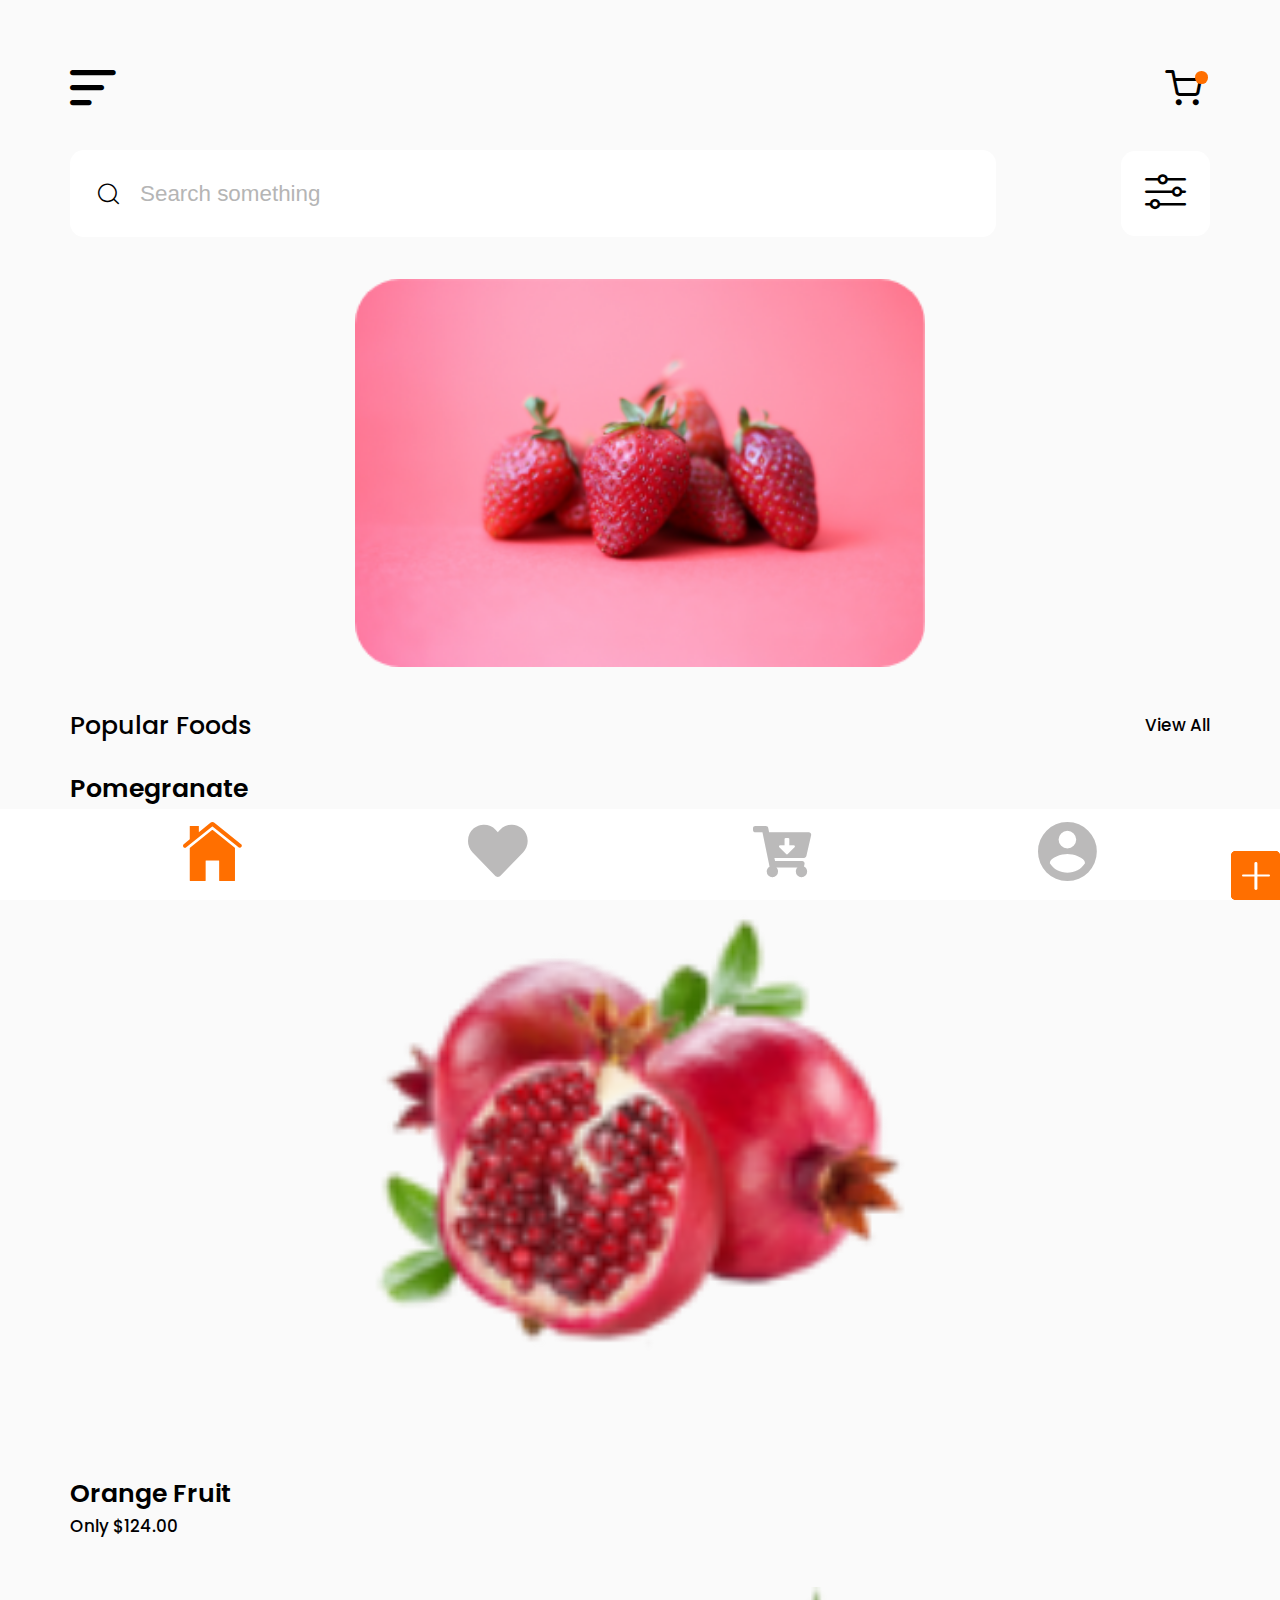
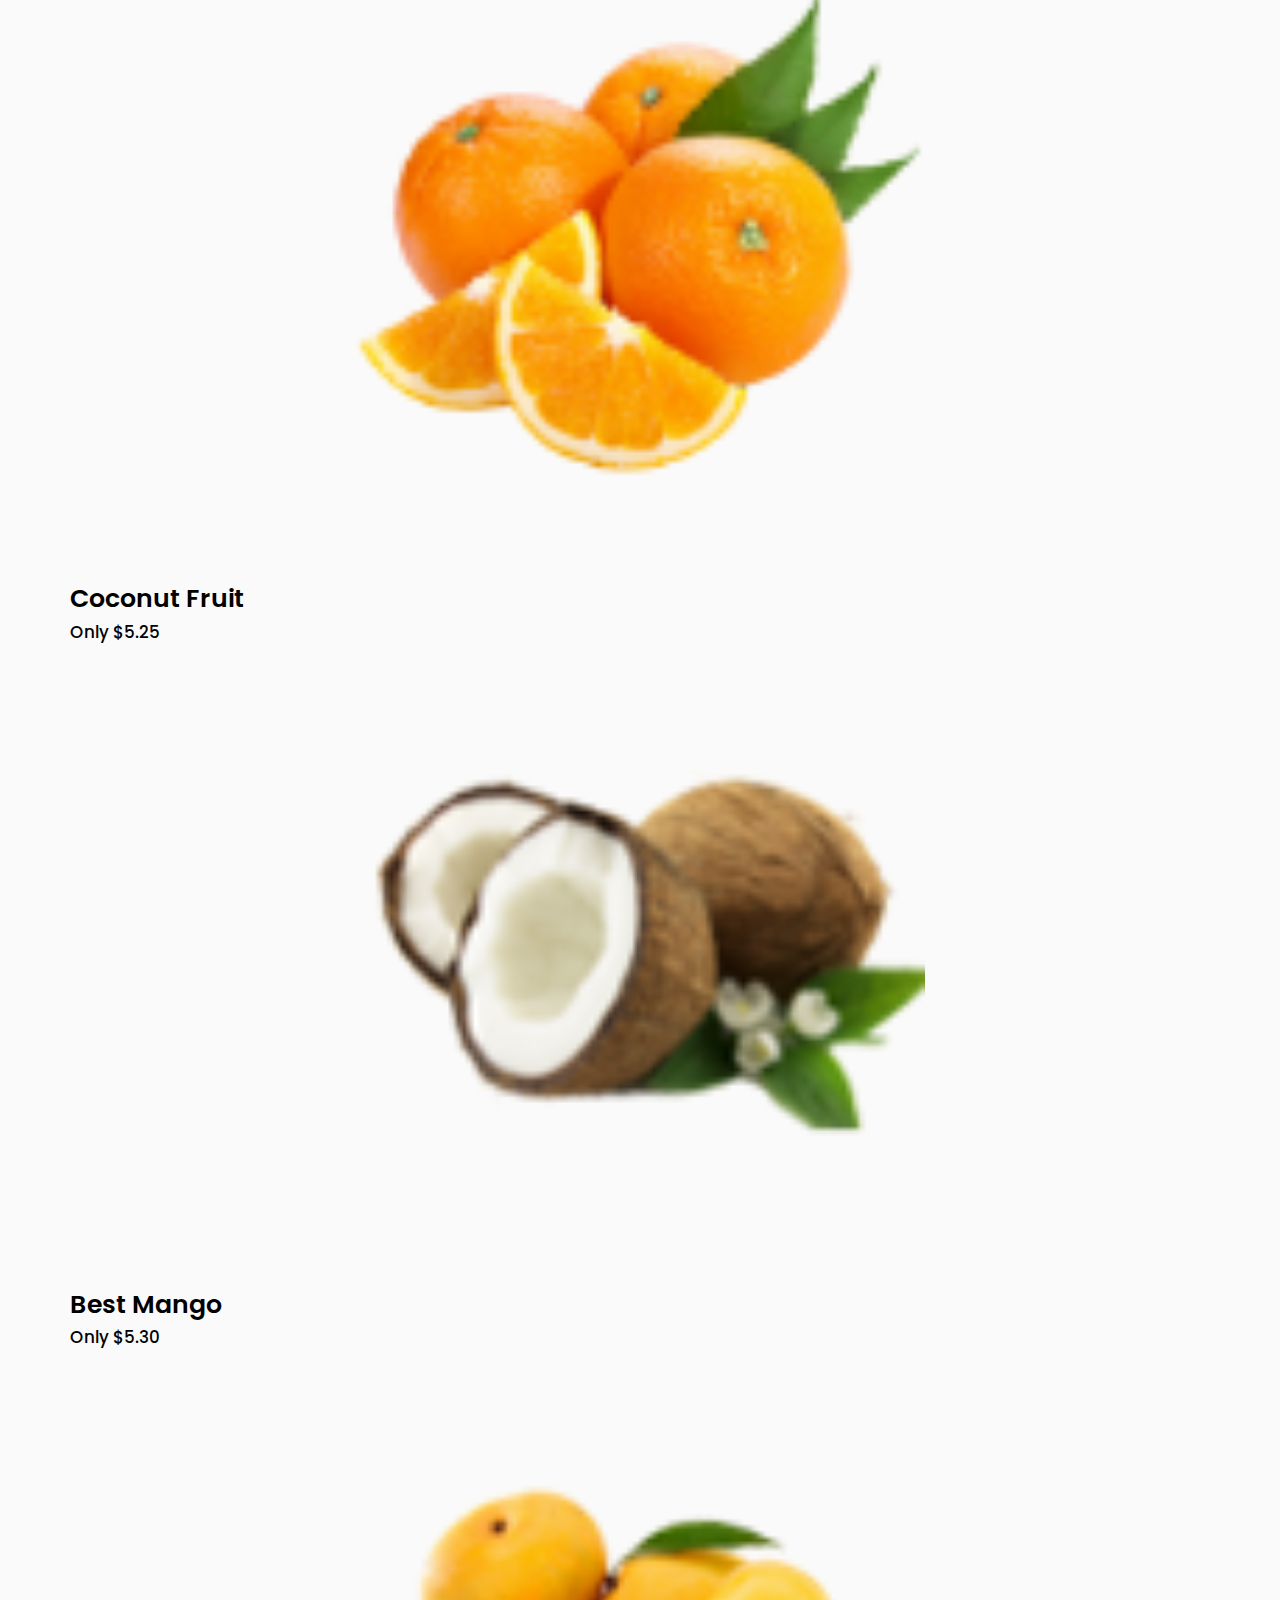
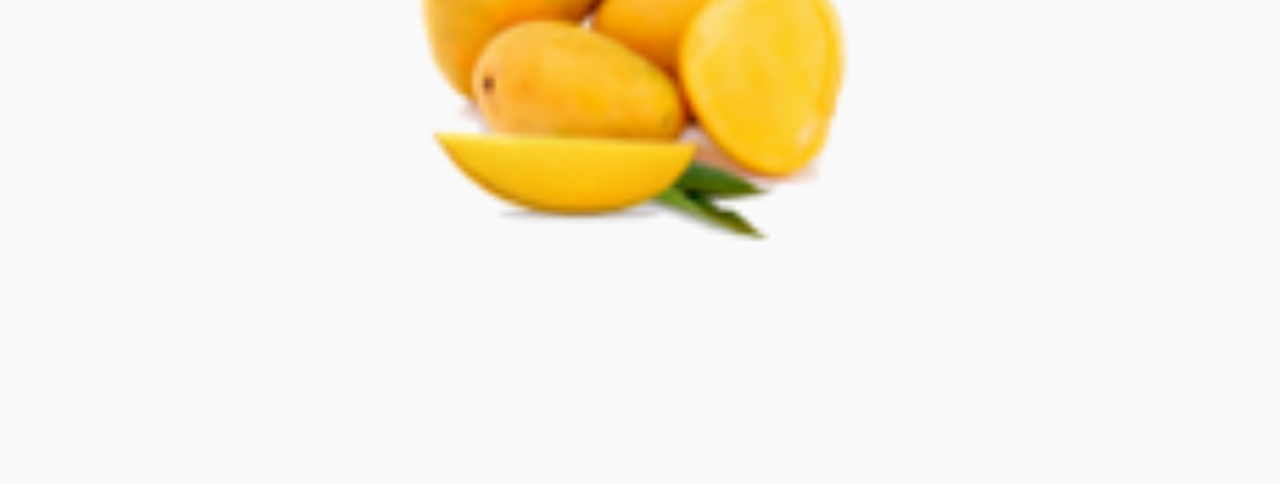
<file: index.html>
<!doctype html>
<html>
    <head>
        <meta charset="utf-8">
        <meta name="description" content="">
        <meta name="viewport" content="width=device-width, initial-scale=1">
        <title>Fruit store</title>
        <link href="https://fonts.googleapis.com/css2?family=Poppins:wght@300;500;600&display=swap" rel="stylesheet">
        <link rel="stylesheet" href="fonts/icons-font.css">
        <link rel="stylesheet" href="css/main-page.css">
        <link rel="stylesheet" href="css/style.css">
        <link rel="author" href="humans.txt">
    </head>
    <body>
        <header>
        	<div class="container">
        		<div class="row r-1">
        			<button class="menu-btn">
        				<span class="icon-Menu-Bar"></span>
        			</button>
        			<button class="cart-button active">
        				<span class="icon-cart"></span>
        				<span class="full-cart"></span>
        			</button>
        		</div>
        		<div class="row r-2">
        			<form action="">
        				<input type="text" placeholder='Search something' class="search-input">
        				<span class="icon-search"></span>
        			</form>
        			<button class="filter-btn">
        				<span class="icon-filters"></span>
        			</button>
        		</div>
        		<div class="row r-3">
        			<img src="imgs/main.png" alt="" class="header-img">
        		</div>
        	</div>
        </header>
        <div class="menu-popup">
            <div class="app-menu">
                <div class="close-btn">
                    <span class='close-span'></span>
                </div>
                <div class="app-menu-section">
                    <a href="#" class="app-menu-item">
                        Home
                    </a>
                    <a href="#" class="app-menu-item">
                        Categories
                    </a>
                    <a href="#" class="app-menu-item">
                        Products
                    </a>
                    <a href="#" class="app-menu-item">
                        Past Orders
                    </a>
                    <a href="cart-page.html" class="app-menu-item">
                        Cart
                    </a>
                    <a href="#" class="app-menu-item">
                        Profile
                    </a>
                </div>
            </div>
            <div class="close-block"></div>
        </div>
        <main>
        	<div class="container">
        		<div class="row mr-1">
        			<h3 class="main-title">
        				Popular Foods
        			</h3>
                    <p class="main-sub-title">
                    	View All
                    </p>
        		</div>
        		<div class="row mr-2">
        			<div class="product-card">
        				<h4 class="card-title">
        					Pomegranate
        				</h4>
        				<div class="card-price-text">
        					Only $4.21
        				</div>
        				<img src='imgs/main-img1.png' class="card-main-img">
        				<div class="add-to-cart-block">
        					<div class="plus-icon">
        						<span></span>
        					</div>
        				</div>
        			</div>
        			<div class="product-card">
        				<h4 class="card-title">
        					Orange Fruit
        				</h4>
        				<div class="card-price-text">
        					Only $124.00
        				</div>
        				<img src='imgs/main-img2.png' class="card-main-img">
        				<div class="add-to-cart-block">
        					<div class="plus-icon">
        						<span></span>
        					</div>
        				</div>
        			</div>
        			<div class="product-card">
        				<h4 class="card-title">
        					Coconut Fruit
        				</h4>
        				<div class="card-price-text">
        					Only $5.25
        				</div>
        				<img src='imgs/main-img3.png' class="card-main-img">
        				<div class="add-to-cart-block">
        					<div class="plus-icon">
        						<span></span>
        					</div>
        				</div>
        			</div>
        			<div class="product-card">
        				<h4 class="card-title">
        					Best Mango
        				</h4>
        				<div class="card-price-text">
        					Only $5.30
        				</div>
        				<img src='imgs/main-img4.png' class="card-main-img">
        				<div class="add-to-cart-block">
        					<div class="plus-icon">
        						<span></span>
        					</div>
        				</div>
        			</div>
        		</div>
        	</div>
        </main>
        <footer>
        	<div class="container">
        		<div class="row">
        			<a href='index.html'><span class="icon-home- active"></span></a>
        			<a href='index.html'><span class="icon-heart"></span></a>
        			<a href='cart-page.html'><span class="icon-cart-fill"></span></a>
        			<a href='index.html'><span class="icon-user"></span></a>
        		</div>	
        	</div>
        </footer>
        <script src="js/main.js"></script>
    </body>
</html>
</file>
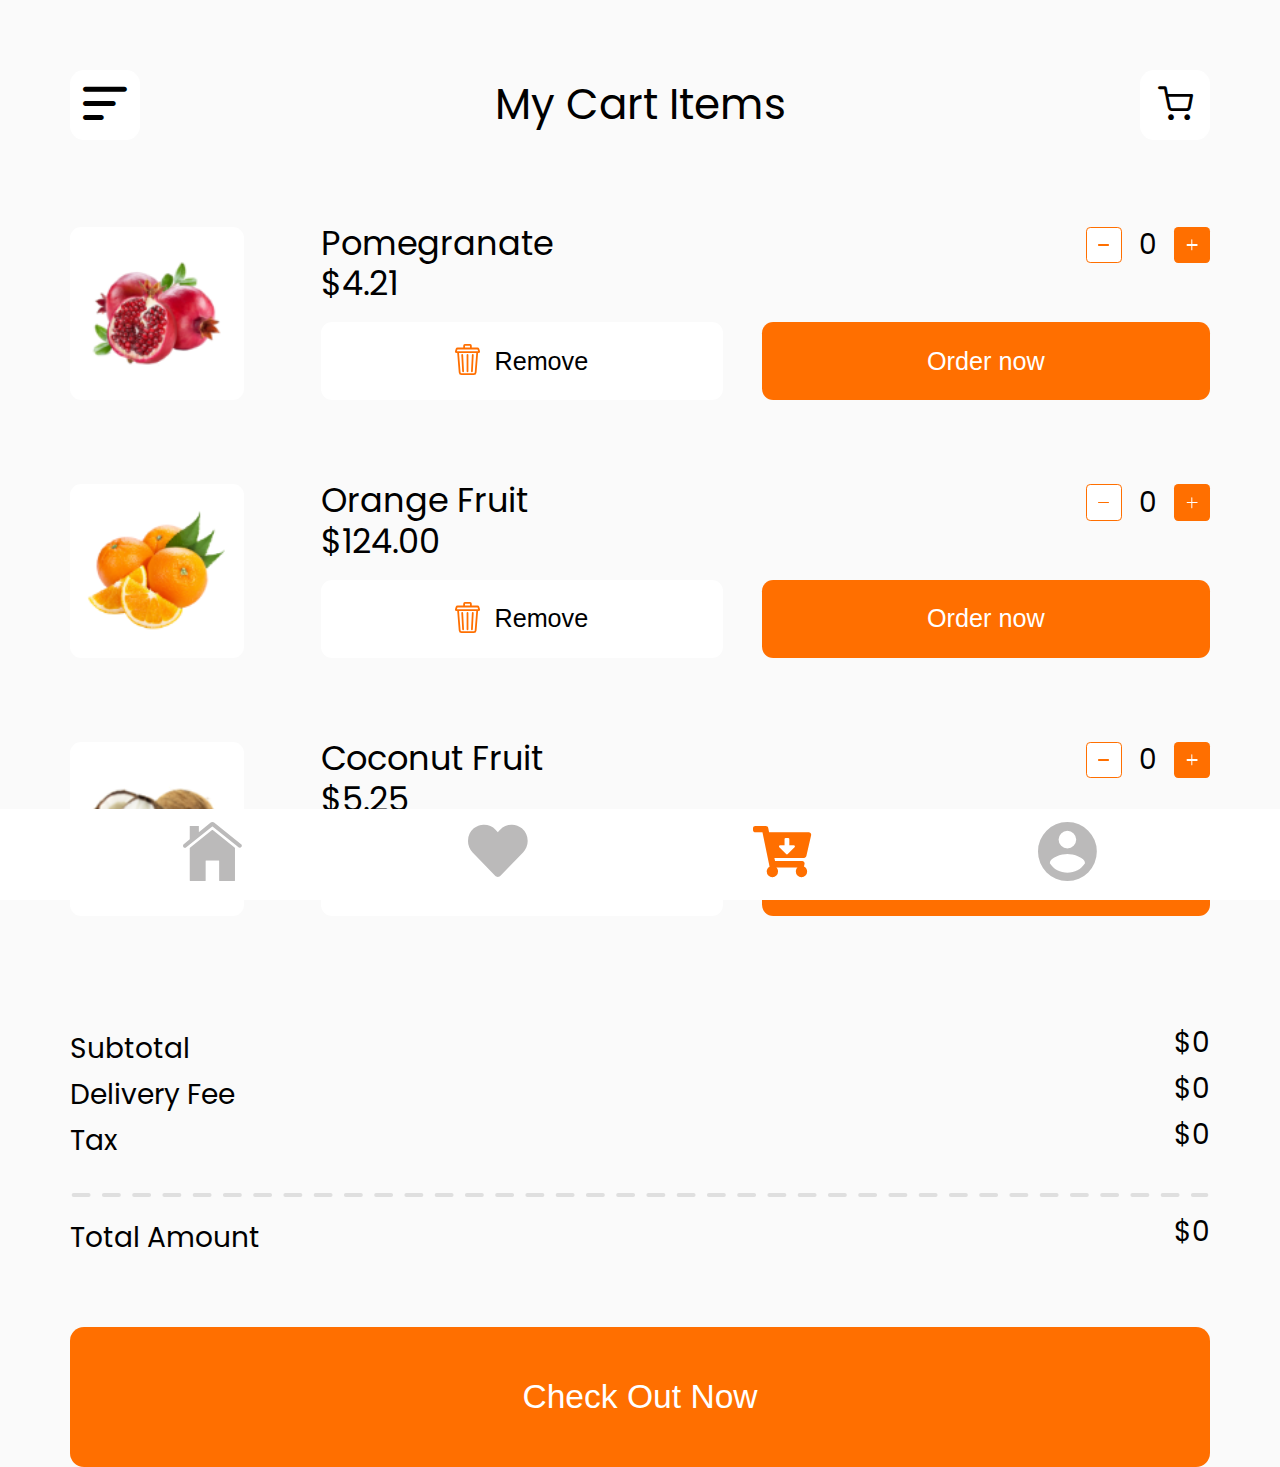
<file: cart-page.html>
<!doctype html>
<html>
    <head>
        <meta charset="utf-8">
        <meta name="description" content="">
        <meta name="viewport" content="width=device-width, initial-scale=1">
        <title>Cart</title>
        <link href="https://fonts.googleapis.com/css2?family=Poppins:wght@300;500;600&display=swap" rel="stylesheet">
        <link rel="stylesheet" href="fonts/icons-font.css">
        <link rel="stylesheet" href="css/style.css">
        <link rel="stylesheet" href="css/cart_page.css">
        <link rel="author" href="humans.txt">
    </head>
    <body>
        <header>
        	<div class="container">
        		<div class="row r-1">
        			<button class="menu-btn">
                        <span class="icon-Menu-Bar"></span>
                    </button>
        			<h3 class="cart-title">
        				My Cart Items
        			</h3>
        			<button class="cart-button">
        				<span class="icon-cart"></span>
        				<span class="full-cart"></span>
        			</button>
        		</div>
        	</div>
        </header>
        <div class="menu-popup">
            <div class="app-menu">
                <div class="close-btn">
                    <span class='close-span'></span>
                </div>
                <div class="app-menu-section">
                    <a href="#" class="app-menu-item">
                        Home
                    </a>
                    <a href="#" class="app-menu-item">
                        Categories
                    </a>
                    <a href="#" class="app-menu-item">
                        Products
                    </a>
                    <a href="#" class="app-menu-item">
                        Past Orders
                    </a>
                    <a href="cart-page.html" class="app-menu-item">
                        Cart
                    </a>
                    <a href="#" class="app-menu-item">
                        Profile
                    </a>
                </div>
            </div>
            <div class="close-block"></div>
        </div>
        <main>
        	<div class="container">
        		<div class="cart-product-card">
        			<div class="card-img-block">
        				<img src="imgs/main-img1.png" alt="" class="card-img">
        			</div>
	        		<div class="card-body">
	        			<div class="card-price-block">
	        				<div class="card-price">
	        					<p class="item-name">
	        						Pomegranate
	        					</p>
	        					<p class="item-price">
	        						$4.21
	        					</p>
	        				</div>
	        				<div class="item-counter">
	        					<button class="minus">
	        					</button>
	        					<span class="counter">0</span>
	        					<button class="plus">
	        					</button>
	        				</div>
	        			</div>
	        			<div class="card-btns-block">
	        				<button class="remove">
	        					<img src="imgs/Component 2 – 1.svg" alt="">
	        					Remove
	        				</button>
	        				<button class='order'>Order now</button>
	        			</div>
	        		</div>
	        	</div>
	        	<div class="cart-product-card">
        			<div class="card-img-block">
        				<img src="imgs/main-img2.png" alt="" class="card-img">
        			</div>
	        		<div class="card-body">
	        			<div class="card-price-block">
	        				<div class="card-price">
	        					<p class="item-name">
	        						Orange Fruit
	        					</p>
	        					<p class="item-price">
	        						$124.00
	        					</p>
	        				</div>
	        				<div class="item-counter">
	        					<button class="minus">
	        						
	        					</button>
	        					<span class="counter">0</span>
	        					<button class="plus">
	        						
	        					</button>
	        				</div>
	        			</div>
	        			<div class="card-btns-block">
	        				<button class="remove">
	        					<img src="imgs/Component 2 – 1.svg" alt="">
	        					Remove
	        				</button>
	        				<button class='order'>Order now</button>
	        			</div>
	        		</div>
	        	</div>
	        	<div class="cart-product-card">
        			<div class="card-img-block">
        				<img src="imgs/main-img3.png" alt="" class="card-img">
        			</div>
	        		<div class="card-body">
	        			<div class="card-price-block">
	        				<div class="card-price">
	        					<p class="item-name">
	        						Coconut Fruit
	        					</p>
	        					<p class="item-price">
	        						$5.25
	        					</p>
	        				</div>
	        				<div class="item-counter">
	        					<button class="minus">
	        						
	        					</button>
	        					<span class="counter">0</span>
	        					<button class="plus">
	        						
	        					</button>
	        				</div>
	        			</div>
	        			<div class="card-btns-block">
	        				<button class="remove">
	        					<img src="imgs/Component 2 – 1.svg" alt="">
	        					Remove
	        				</button>
	        				<button class='order'>Order now</button>
	        			</div>
	        		</div>
	        	</div>
	        	<div class="price-block">
	        		<p class="price-text">Subtotal<span id='subtotal'>$0</span></p>
	        		<p class="price-text">Delivery Fee<span id='fee'>$0</span></p>
	        		<p class="price-text">Tax<span id='tax'>$0</span></p>
	        		<div class="price-border-block">
	        			<img src="imgs/Path 72.svg" alt="">
	        		</div>
	        		<p class="price-text">Total Amount<span id='total-price'>$0</span></p>
	        	</div>
	        	<button class="main-btn">
	        		Check Out Now
	        	</button>
        	</div>
        </main>
        <footer>
        	<div class="container">
        		<div class="row">
        			<a href='index.html'><span class="icon-home- "></span></a>
        			<a href='fav_products.html'><span class="icon-heart"></span></a>
        			<a href='cart-page.html'><span class="icon-cart-fill active"></span></a>
        			<a href='#'><span class="icon-user"></span></a>
        		</div>	
        	</div>
        </footer>
        <script src="js/cart_page.js"></script>
        <script src='js/main.js'></script>
    </body>
</html>
</file>
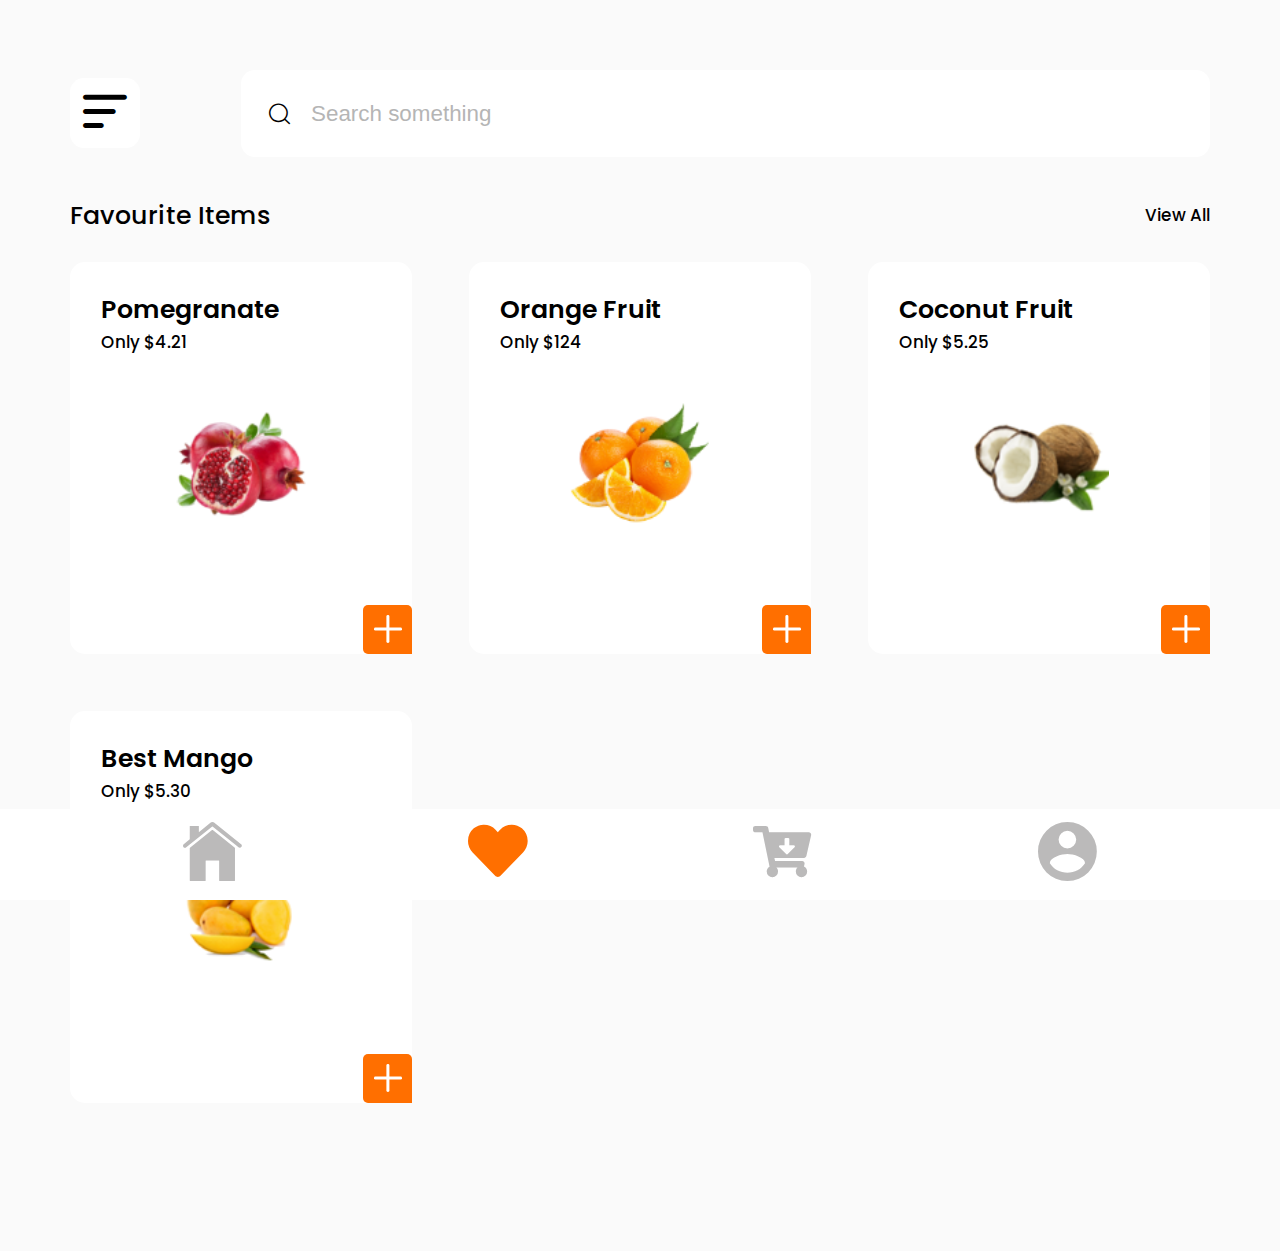
<file: fav_products.html>
<!doctype html>
<html>
    <head>
        <meta charset="utf-8">
        <meta name="description" content="">
        <meta name="viewport" content="width=device-width, initial-scale=1">
        <title>Favourite Items</title>
        <link href="https://fonts.googleapis.com/css2?family=Poppins:wght@300;500;600&display=swap" rel="stylesheet">
        <link rel="stylesheet" href="fonts/icons-font.css">
        <link rel="stylesheet" href="css/main-page.css">
        <link rel="stylesheet" href="css/style.css">
        <link rel="stylesheet" href="css/fav_products_page.css">
        <link rel="author" href="humans.txt">
    </head>
    <body>
        <header>
            <div class="container">
                <div class="row r-1">
                    <button class="menu-btn">
                        <span class="icon-Menu-Bar"></span>
                    </button>
                    <form action="">
                        <input type="text" placeholder='Search something' class="search-input">
                        <span class="icon-search"></span>
                    </form>
                </div>
            </div>
        </header>
        <div class="menu-popup">
            <div class="app-menu">
                <div class="close-btn">
                    <span class='close-span'></span>
                </div>
                <div class="app-menu-section">
                    <a href="#" class="app-menu-item">
                        Home
                    </a>
                    <a href="#" class="app-menu-item">
                        Categories
                    </a>
                    <a href="#" class="app-menu-item">
                        Products
                    </a>
                    <a href="#" class="app-menu-item">
                        Past Orders
                    </a>
                    <a href="cart-page.html" class="app-menu-item">
                        Cart
                    </a>
                    <a href="#" class="app-menu-item">
                        Profile
                    </a>
                </div>
            </div>
            <div class="close-block"></div>
        </div>
        <main>
        	<div class="container">
        		<div class="row mr-1">
        			<h3 class="main-title">
        				Favourite Items
        			</h3>
                    <p class="main-sub-title">
                    	View All
                    </p>
        		</div>
        		<div class="row mr-2">
        			<div class='product-card-block'>
                        <a href='food_details.html' class="product-card">
                            <h3 href='food_details.html' class="card-title">
                                Pomegranate
                            </h3>
                            <p class="card-price-text">
                                Only $4.21
                            </p>
                            <img src='imgs/main-img1.png' class="card-main-img">
                        </a> 
                        <div class="add-to-cart-block">
                            <div class="plus-icon">
                                <span></span>
                            </div>
                        </div> 
                    </div>
                    <div class='product-card-block'>
                        <a href='food_details.html' class="product-card">
                            <h3 href='food_details.html' class="card-title">
                                Orange Fruit
                            </h3>
                            <p class="card-price-text">
                                Only $124
                            </p>
                            <img src='imgs/main-img2.png' class="card-main-img">
                        </a> 
                        <div class="add-to-cart-block">
                            <div class="plus-icon">
                                <span></span>
                            </div>
                        </div> 
                    </div>
                    <div class='product-card-block'>
                        <a href='food_details.html' class="product-card">
                            <h3 href='food_details.html' class="card-title">
                                Coconut Fruit
                            </h3>
                            <p class="card-price-text">
                                Only $5.25
                            </p>
                            <img src='imgs/main-img3.png' class="card-main-img">
                        </a> 
                        <div class="add-to-cart-block">
                            <div class="plus-icon">
                                <span></span>
                            </div>
                        </div> 
                    </div>
                    <div class='product-card-block'>
                        <a href='food_details.html' class="product-card">
                            <h3 href='food_details.html' class="card-title">
                                Best Mango
                            </h3>
                            <p class="card-price-text">
                                Only $5.30
                            </p>
                            <img src='imgs/main-img4.png' class="card-main-img">
                        </a> 
                        <div class="add-to-cart-block">
                            <div class="plus-icon">
                                <span></span>
                            </div>
                        </div> 
                    </div>
        		</div>
        	</div>
        </main>
        <footer>
        	<div class="container">
        		<div class="row">
        			<a href='index.html'><span class="icon-home- "></span></a>
        			<a href='fav_products.html'><span class="icon-heart active"></span></a>
        			<a href='cart-page.html'><span class="icon-cart-fill"></span></a>
        			<a href='index.html'><span class="icon-user"></span></a>
        		</div>	
        	</div>
        </footer>
        <script src="js/main.js"></script>
    </body>
</html>
</file>
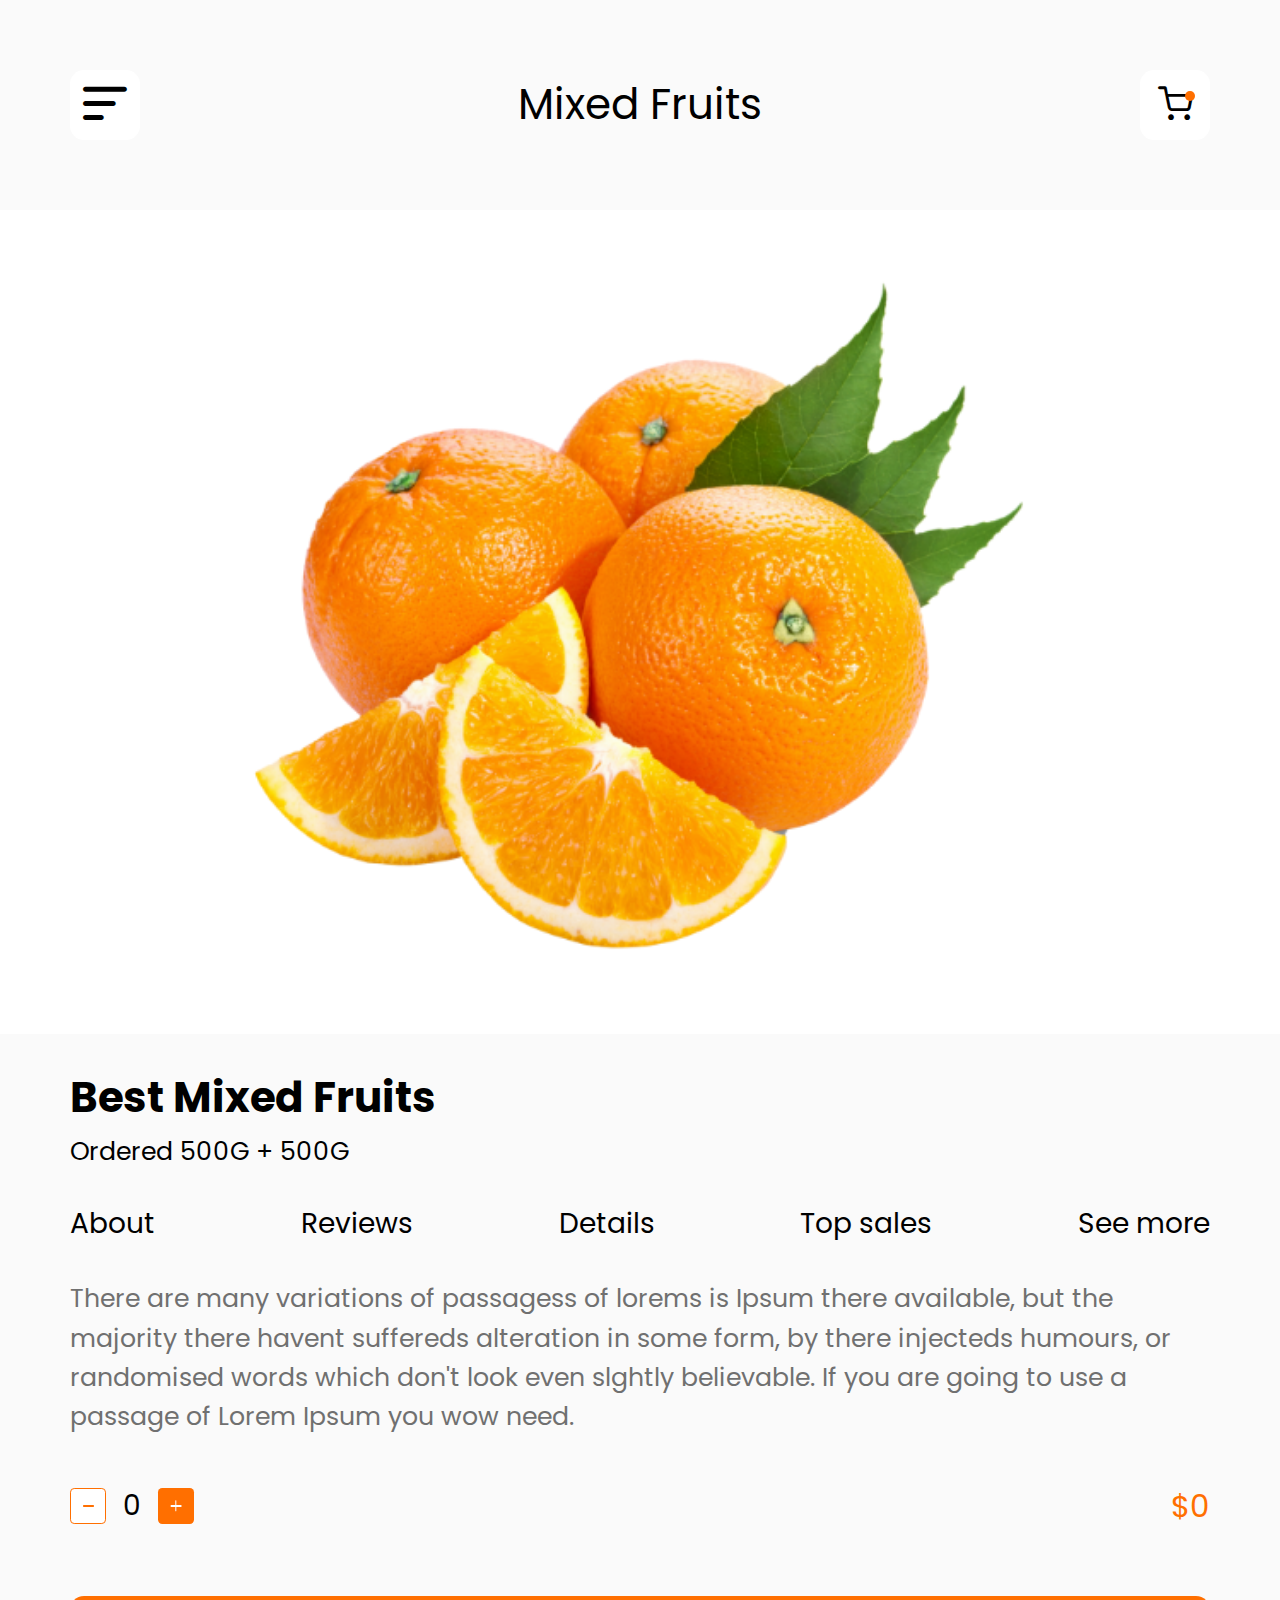
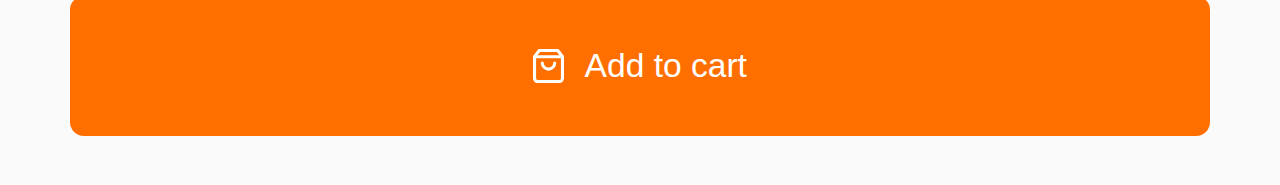
<file: food_details.html>
<!doctype html>
<html>
    <head>
        <meta charset="utf-8">
        <meta name="description" content="">
        <meta name="viewport" content="width=device-width, initial-scale=1">
        <title>Food Details</title>
        <link href="https://fonts.googleapis.com/css2?family=Poppins:wght@300;500;600&display=swap" rel="stylesheet">
        <link rel="stylesheet" href="fonts/icons-font.css">
        <link rel="stylesheet" href="css/style.css">
        <link rel="stylesheet" href="css/food_details_page.css">
        <link rel="author" href="humans.txt">
    </head>
    <body>
       <header>
            <div class="container">
                <div class="row r-1">
                    <button class="menu-btn">
                        <span class="icon-Menu-Bar"></span>
                    </button>
                    <h3 class="cart-title">
                        Mixed Fruits
                    </h3>
                    <button class="cart-button active">
                        <span class="icon-cart"></span>
                        <span class="full-cart"></span>
                    </button>
                </div>
            </div>
        </header>
        <div class="menu-popup">
            <div class="app-menu">
                <div class="close-btn">
                    <span class='close-span'></span>
                </div>
                <div class="app-menu-section">
                    <a href="#" class="app-menu-item">
                        Home
                    </a>
                    <a href="#" class="app-menu-item">
                        Categories
                    </a>
                    <a href="#" class="app-menu-item">
                        Products
                    </a>
                    <a href="#" class="app-menu-item">
                        Past Orders
                    </a>
                    <a href="cart-page.html" class="app-menu-item">
                        Cart
                    </a>
                    <a href="#" class="app-menu-item">
                        Profile
                    </a>
                </div>
            </div>
            <div class="close-block"></div>
        </div>
        <main>
            <div class="main-img-block">
                <img src="imgs/main-img2_large.png" alt="">
            </div>
        	<div class="container">
                <h3 class="product-title">
                    Best Mixed Fruits
                </h3>
                <p class="product-subtitle">
                    Ordered 500G + 500G
                </p>
                <div class="view-items-block">
                    <div class="inner-items-block">
                        <span class="view-item">
                            About
                        </span>
                        <span class="view-item">
                            Reviews
                        </span>
                        <span class="view-item">
                            Details
                        </span>
                        <span class="view-item">
                            Top sales
                        </span>
                        <span class="view-item">
                            See more
                        </span>
                    </div>
                </div> 
                <div class="details-block">
                    <p class="details-text active">
                        There are many variations of passagess of lorems is Ipsum there available, but the majority there havent suffereds alteration in some form, by there injecteds humours, or randomised words which don't look even slghtly believable. If you are going to use a passage of Lorem Ipsum you wow need.
                    </p>
                    <p class="details-text">
                        There are many variations of passagess of lorems is Ipsum there available, but the majority there havent suffereds alteration in some form, by there injecteds humours, or randomised words which don't look even slghtly believable. 
                    </p>
                    <p class="details-text">
                        There are many variations of passagess of lorems is Ipsum there available, but the majority there havent suffereds alteration in some form, by there injecteds humours, or randomised words which don't look even slghtly believable. If you are going to use a passage of Lorem Ipsum you wow need.
                    </p>
                    <p class="details-text">
                        There are many variations of passagess of lorems is Ipsum there available, but the majority there havent suffereds alteration in some form, by there injecteds humours, or randomised words which don't look even slghtly believable. 
                    </p>
                    <p class="details-text">
                        There are many variations of passagess of lorems is Ipsum there available, but the majority there havent suffereds alteration in some form, by there injecteds humours, or randomised words which don't look even slghtly believable. If you are going to use a passage of Lorem Ipsum you wow need.
                    </p>
                </div>
                <div class="price-block">
                    <div class="item-counter">
                        <button class="minus">
                        </button>
                        <span class="counter">0</span>
                        <button class="plus">
                        </button>
                    </div>
                    <p class="price">$0</p>
                </div>
                <button class="main-btn">
                    <img src="imgs/Icon feather-shopping-bag.svg" alt="">
                    Add to cart
                </button>
        	</div>
        </main>
        <script src='js/product_page.js'></script>
        <script src='js/main.js'></script>
    </body>
</html>
</file>
<file: fonts/icons-font.css>
@font-face {
  font-family: 'icomoon';
  src:  url('fonts/icomoon.eot?a6yao6');
  src:  url('fonts/icomoon.eot?a6yao6#iefix') format('embedded-opentype'),
    url('fonts/icomoon.ttf?a6yao6') format('truetype'),
    url('fonts/icomoon.woff?a6yao6') format('woff'),
    url('fonts/icomoon.svg?a6yao6#icomoon') format('svg');
  font-weight: normal;
  font-style: normal;
  font-display: block;
}

[class^="icon-"], [class*=" icon-"] {
  /* use !important to prevent issues with browser extensions that change fonts */
  font-family: 'icomoon' !important;
  speak: never;
  font-style: normal;
  font-weight: normal;
  font-variant: normal;
  text-transform: none;
  line-height: 1;

  /* Better Font Rendering =========== */
  -webkit-font-smoothing: antialiased;
  -moz-osx-font-smoothing: grayscale;
}

.icon-search:before {
  content: "\e900";
}
.icon-cart:before {
  content: "\e901";
}
.icon-cart-fill:before {
  content: "\e908";
}
.icon-heart:before {
  content: "\e909";
}
.icon-home-:before {
  content: "\e90a";
}
.icon-user:before {
  content: "\e90d";
}
.icon-trash:before {
  content: "\e90e";
}
.icon-Menu-Bar:before {
  content: "\e902";
}
.icon-filters:before {
  content: "\e90f";
}
</file>
<file: css/main-page.css>
/*Main*/
main {
	margin-top: 3rem;
	padding-bottom: 6.5rem;
}
.mr-1 {
	align-items: center;
}
.main-title {
	font-size: 1.8rem;
	line-height: 2.4rem;
	font-weight: 500;
}
.main-sub-title {
	font-size: 1.2rem;
	line-height: 1.6rem;
	font-weight: 500;
}
.mr-2 {
	margin-top: 2.1rem;
	flex-wrap:wrap;
}
.product-card-block {
	position: relative;
	width: 30%;
	padding: 2.2rem;
	background-color: #fff;
	border-radius: 15px 15px 0 15px;
	margin-bottom: 5%;
}
.product-card {
	width: 100%;
	height: 100%;
}
.card-title {
	font-size: 1.8rem;
	line-height: 2.4rem;
	font-weight: 600;
	margin-bottom: 5px;
	color: #000000;
}
.card-price-text {
	font-size: 1.2rem;
	line-height: 1.6rem;
	font-weight: 500;
	margin-bottom: 3.5rem;
	color: #000000;
}
.card-main-img {
	width: 50%;
	margin: 0 auto 7rem;
}
.add-to-cart-block {
	position: absolute;
	z-index: 2;
	bottom: 0;
	right: 0;
	width: 3.5rem;
	height: 3.5rem;
	background-color: #FF6F00;
	border-radius: 5px 5px 0 5px;
	cursor: pointer;
}
.plus-icon {
	position: relative;
	width: 100%;
	height: 100%;
}
.plus-icon span:before, .plus-icon span:after {
	content: '';
	position: absolute;
	top: 50%;
	left: 50%;
	transform: translate(-50%, -50%);
	width: 2rem;
	height: 0.2rem;
	background: #fff;
	border-radius: 0.1rem;
}
.plus-icon span:after {
	transform: translate(-50%, -50%) rotate(90deg);
}
@media screen and (max-width: 992px){
	.product-card-block {
		padding: 2rem;
		margin-bottom: 10%;
		width: 45%;
	}
	.product-card {
		width: 100%;
	}
	.card-main-img {
		width: 60%;
		margin: 0 auto 3rem;
	}
}
@media screen and (max-width: 767px){
	.product-card {
		width: 100%;
	}
	.card-main-img {
	    width: 70%;
	}
}
@media screen and (max-width: 576px){
	.product-card {
		width: 100%;
	}
	.card-main-img {
	    width: 67.1%;
	    margin: 0 auto 2.8rem;
	}
	.card-title {
		font-size: 1.3rem;
		line-height: 1.7rem;
		font-weight: 600;
		margin-bottom: 2px;
	}
	.card-price-text {
		font-size: 1.0rem;
		line-height: 1.4rem;
		font-weight: 400;
		margin-bottom: 0.9rem;
	}
	.add-to-cart-block {
		width: 2.5rem;
		height: 2.5rem;
	}
	.plus-icon span:before, .plus-icon span:after {
		width: 1rem;
		height: 0.1rem;
		border-radius: 0.05rem;
	}
}
</file>
<file: css/cart_page.css>
.r-1 button{
	background-color: #fff;
	border-radius: 1rem;
	width: 5rem;
	height: 5rem;
	text-align: center;
	font-size: 2.4rem;
}
.r-1 button img {
	height: 2.4rem;
	margin: auto;
}
.cart-button {
	margin: 0;
}
.cart-title {
	font-size: 3rem;
	font-weight: 400;
}
.full-cart {
	display: none;
	position: absolute;
	width: 0.7rem;
	height: 0.7rem;
	background-color: #FF6F00;
	border-radius: 50%;
	top: 30%;
	right: 22%;
}
main {
	margin-top: 6.2rem;
}
.cart-product-card {
	display: flex;
	align-items: stretch;
	justify-content: space-between;
	margin-bottom: 6rem;
}
.card-img-block {
	width: 12.4rem;
	height: 12.4rem;
	display: flex;
	align-items: center;
	justify-content: center;
	background-color: #fff;
	border-radius: 0.8rem;
}
.card-img {
	width: 80%;
}
.card-body {
	display: flex;
	flex-direction: column;
	justify-content: space-between;
	width: 78%;
}
.card-price-block {
	display: flex;
	justify-content: space-between;
	align-items: flex-start;
}
.card-price {
	font-size: 2.4rem;
	line-height: 3.2rem;
}
.item-name {
	margin-bottom: 0.5rem;
}
.item-counter {
	display: flex;
	align-items: center;
}
.minus, .plus {
	width: 2.6rem;
	height: 2.6rem;
	display: flex;
	align-items: center;
	justify-content: center;
	border-radius: 0.3rem;
	font-size: 2rem;
}
.minus {
	border: 1px solid #FF6F00;
	background-color: #fff;
}
.minus:before {
	content: '';
	display: block;
	width: 0.8rem;
	height: 0.1rem;
	border-radius: 0.05rem;
	background-color: #FF6F00;
}
.plus:before, .plus:after {
	content: '';
	display: block;
	width: 0.8rem;
	height: 0.1rem;
	background-color: #fff;
	border-radius: 0.05rem;
}
.plus:before {
	transform: translateX(50%)
}
.plus:after {
	transform: translateX(-50%) rotate(-90deg) ;
}
.counter {
	display: block;
	font-size: 2rem;
	margin: 0 1.2rem;
}
.plus {
	background-color: #FF6F00;
	color: #fff;
}
.card-btns-block {
	display: flex;
	justify-content: space-between;
}
.card-btns-block img {
	height: 2.2rem;
	margin-right: 1rem;
	margin-bottom: 0.2rem;
}
.remove, .order {
	height: 5.6rem;
	display: flex;
	align-items: center;
	justify-content: center;
	font-size: 1.8rem;
	border-radius: 0.8rem;
}
.remove {
	background-color: #fff;
	width: 45.2%;
}
.order {
	background-color: #FF6F00;
	color:#fff;
	width: 50.43%;
}
.price-block {
	margin-top: 8.1rem;
}
.price-text {
	margin-top: 0.5rem;
	font-size: 2rem;
	line-height: 2.8rem;
	display: flex;
	justify-content: space-between;
}
.price-border-block {
	margin: 2.3rem 0 1.5rem;
}
.price-border-block img {
	width: 100%;
	margin: auto;
}
.main-btn {
	width: 100%;
	height: 10rem;
	font-size: 2.4rem;
	display: flex;
	align-items: center;
	justify-content: center;
	background-color: #FF6F00;
	color:#fff;
	margin-top: 5rem;
	border-radius: 1rem;
	margin-bottom: 13.2rem;
}

.cart-product-card.disable {
	display: none;
}
@media screen and (max-width: 992px) {
	.card-img-block {
		width: 10.4rem;
		height: 10.4rem;
	}
	.card-price {
		font-size: 1.6rem;
		line-height: 2.4rem;
	}
	.card-price {
		font-size: 1.6rem;
		line-height: 2.4rem;
	}
	.minus:before {
		width: 0.7rem;
		height: 0.125rem;
	}
	.counter {
		font-size: 1.4rem;
		margin: 0 0.6rem;
	}
	.remove, .order {
		height: 4.6rem;
		font-size: 1.4rem;
		border-radius: 0.8rem;
	}
	.card-btns-block img {
		height: 2rem;
	}
	.price-text {
		margin-top: 0.5rem;
		font-size: 1.6rem;
		line-height: 2.4rem;
	}
	.price-border-block {
		margin: 2.3rem 0 1.5rem;
	}
	.main-btn {
		width: 100%;
		height: 7rem;
		font-size: 1.8rem;
	}
}
@media screen and (max-width: 767px) {
	.card-img-block {
		width: 7.4rem;
		height: 7.4rem;
		border-radius: 0.8rem;
	}
	.card-price {
		font-size: 1.2rem;
		line-height: 1.6rem;
	}
	.item-name {
		font-size: 1.1rem;
		line-height: 1.5rem;
	}
	.counter {
		font-size: 1.0rem;
		margin: 0 0.6rem;
	}
	.remove, .order {
		height: 3.6rem;
		font-size: 1.2rem;
		border-radius: 0.8rem;
	}
	.card-btns-block img {
		height: 1.8rem;
		margin-right: 0.6rem;
	}
	.item-name {
		margin-bottom: 0rem;
	}
}
@media screen and (max-width: 576px) {
	.card-body {
		width: 72%;
	}
	.r-1 button{
		background-color: #fff;
		border-radius: 1rem;
		width: 4rem;
		height: 4rem;
		text-align: center;
		font-size: 1.6rem;
	}
	.r-1 button img {
		height: 1.6rem;
	}
	.cart-title {
		font-size: 2rem;
		font-weight: 400;
	}
	main {
		margin-top: 3.2rem;
	}
}
</file>
<file: css/fav_products_page.css>
.r-1 button{
	background-color: #fff;
	border-radius: 1rem;
	width: 5rem;
	height: 5rem;
	text-align: center;
	font-size: 2.4rem;
}
.r-1 button img {
	height: 2.4rem;
	margin: auto;
}
.r-1 form {
	width: 85%;
	position: relative;
}
.icon-search {
	position: absolute;
	top: 50%;
	left: 2rem;
	transform: translateY(-50%);
	font-size: 1.5rem;
}
input {
	width: 100%;
}
.search-input {
	font-size: 1.6rem;
	line-height: 1.7rem;
	font-weight: 300;
	background-color: #FFFFFF;
	padding: 2.25rem 2rem 2.25rem 5rem;
	border-radius: 1rem;
}
.search-input::placeholder {
	color: #B5B5B5;
	font-weight: 300;
}
@media screen and (max-width: 576px) {
	.r-1 button{
		background-color: #fff;
		border-radius: 1rem;
		width: 4rem;
		height: 4rem;
		text-align: center;
		font-size: 1.6rem;
	}
	.r-1 button img {
		height: 1.6rem;
	}
	.search-input {
		font-size: 1.4rem;
		line-height: 1.5rem;
		padding: 1.75rem 1.6rem 1.75rem 4.4rem;
		border-radius: 1rem;
	}
}
</file>
<file: css/food_details_page.css>
.r-1 button{
	background-color: #fff;
	border-radius: 1rem;
	width: 5rem;
	height: 5rem;
	text-align: center;
	font-size: 2.4rem;
}
.r-1 button img {
	height: 2.4rem;
	margin: auto;
}
.cart-button {
	margin: 0;
}
.cart-title {
	font-size: 3rem;
	font-weight: 400;
}
.full-cart {
	display: none;
	position: absolute;
	width: 0.7rem;
	height: 0.7rem;
	background-color: #FF6F00;
	border-radius: 50%;
	top: 30%;
	right: 22%;
}
main {
	margin-top: 5rem;
	padding-bottom: 3.5rem;
	overflow: hidden;
}
.main-img-block {
	width: 100%;
	padding: 5rem 0;
	background-color: #FFF;
}
.main-img-block img {
	width: 61.33%;
	margin: auto;
}
.product-title {
	margin-top: 2.5rem;
	font-size: 3rem;
	line-height: 4.2rem;
	margin-bottom: 0.5rem;
}
.product-subtitle {
	font-size: 1.8rem;
	line-height: 2.4rem;
}
.view-items-block {
	width: 100%;
	margin-top: 2.5rem;
}
.inner-items-block {
	width: 100%;
	display: flex;
	justify-content: space-between;
}
.view-item {
	font-size: 2.0rem;
	line-height: 2.8rem;
	transition: all 0.3s ease;
	cursor: pointer;
}
.view-item:hover {
	color:  #FF6F00;
}
.view-item.active {
	color:  #FF6F00;
}
.details-block {
	width: 100%;
	margin-top: 2.6rem;
}
.details-text {
	display: none;
	font-size: 1.8rem;
	line-height: 2.8rem;
	color: #707070;
}
.details-text.active {
	display: block;
}
.price-block {
	margin-top: 3.6rem;
	display: flex;
	justify-content: space-between;
	align-items: center;
}
.item-counter {
	display: flex;
	align-items: center;
}
.minus, .plus {
	width: 2.6rem;
	height: 2.6rem;
	display: flex;
	align-items: center;
	justify-content: center;
	border-radius: 0.3rem;
	font-size: 2rem;
}
.minus {
	border: 1px solid #FF6F00;
	background-color: #fff;
}
.minus:before {
	content: '';
	display: block;
	width: 0.8rem;
	height: 0.1rem;
	border-radius: 0.05rem;
	background-color: #FF6F00;
}
.plus:before, .plus:after {
	content: '';
	display: block;
	width: 0.8rem;
	height: 0.1rem;
	background-color: #fff;
	border-radius: 0.05rem;
}
.plus:before {
	transform: translateX(50%)
}
.plus:after {
	transform: translateX(-50%) rotate(-90deg) ;
}
.counter {
	display: block;
	font-size: 2rem;
	margin: 0 1.2rem;
}
.plus {
	background-color: #FF6F00;
	color: #fff;
}
.main-btn {
	width: 100%;
	height: 10rem;
	font-size: 2.4rem;
	display: flex;
	align-items: center;
	justify-content: center;
	background-color: #FF6F00;
	color:#fff;
	margin-top: 5rem;
	border-radius: 1rem;
}
.main-btn img {
	height: 2.4rem;
	margin-right: 1.5rem;
}
.price {
	color: #FF6F00;
	font-size: 2.2rem;
	line-height: 2.8rem;
}
@media screen and (max-width: 992px) {


	.minus:before {
		width: 0.7rem;
		height: 0.125rem;
	}
	.counter {
		font-size: 1.4rem;
		margin: 0 0.6rem;
	}
	.main-btn {
		width: 100%;
		height: 7rem;
		font-size: 1.8rem;
	}
	.main-btn img {
		height: 1.8rem;
	}
}
@media screen and (max-width: 767px) {
	main {
		margin-top: 3.2rem;
		padding-bottom: 1.5rem;
	}
	.main-img-block {
		width: 100%;
		padding: 3.4rem 0;
		background-color: #FFF;
	}
	.main-img-block img {
		width: 61.33%;
		margin: auto;
	}
	.product-title {
		margin-top: 1.7rem;
		font-size: 2rem;
		line-height: 2.7rem;
	}
	.product-subtitle {
		font-size: 1.1rem;
		line-height: 1.3rem;
	}
	.view-items-block {
		width: 115%;
		overflow-x: scroll;
		overflow-y: hidden;
	}
	.inner-items-block {
		width: 110%;
		padding-right: 2rem;
	}
	.view-item {
		font-size: 1.4rem;
		line-height: 1.9rem;
		transition: all 0.3s ease;
	}
	.details-block {
		margin-top: 1.6rem;
	}
	.details-text {
		font-size: 1.2rem;
		line-height: 2rem;
	}
	.price-block {
		margin-top: 2.6rem;
	}
	.counter {
		font-size: 1.0rem;
		margin: 0 0.6rem;
	}
	.price {
		font-size: 1.8rem;
		line-height: 2.4rem;
	}
}
@media screen and (max-width: 576px) {
	.r-1 button{
		background-color: #fff;
		border-radius: 1rem;
		width: 4rem;
		height: 4rem;
		text-align: center;
		font-size: 1.6rem;
	}
	.r-1 button img {
		height: 1.6rem;
	}
	.cart-title {
		font-size: 2rem;
		font-weight: 400;
	}
	.main-btn {
		width: 100%;
		height: 6rem;
		font-size: 1.6rem;
		margin-top: 3.4rem;
	}
	.main-btn img {
		height: 1.6rem;
	}
	.view-items-block {
		width: 120%;
		overflow-x: scroll;
		overflow-y: hidden;
	}
	.inner-items-block {
		width: 115%;
	}
}
@media screen and (max-width: 375px) {
	.view-items-block {
		width: 107%;
		overflow-x: scroll;
		overflow-y: hidden;
	}
	.inner-items-block {
		width: 115%;
	}
}
@media screen and (max-width: 374px) {
	.view-items-block {
		width: 115%;
		overflow-x: scroll;
		overflow-y: hidden;
	}
}
</file>
<file: css/style.css>
/*Reset*/
* {
	margin: 0;
	padding: 0;
	line-height: 1;
	box-sizing: border-box;
}
a {
	text-decoration: none;
}
a, button, input, img {
	display: block;
	cursor: pointer;
}
button:focus, input:focus {
	outline: none;
}
button, input {
	border: none;
	background: none;
}
button {
	cursor: pointer;
}

/*Main settings*/
html {
	font-size: 14px;
	color: #000000;
	font-family: 'Poppins';
}
body {
	position: relative;
	background-color: #FAFAFA;
	height: 100vh;
	overflow: scroll;
}
body.locked {
	overflow: hidden;
}
.container {
	width: 1140px;
	margin: auto;
}
.row {
	width: 100%;
	display: flex;
	justify-content: space-between;
}

/*App menu*/

.menu-popup {
	width: 100%;
	height: 100vh;
	position: absolute;
	display: flex;
	top: 0;
	left: -200%;
	background-color: rgba(0, 0, 0, 0.1);
	z-index: 2;
	transition: all 0.3s ease;
}
.menu-popup.active {
	left: 0;
}
.app-menu {
	padding: 70px 48px 0 48px;
	width: 320px;
	height: 100%;
	background-color: rgb(255, 255, 255);
	border-top-right-radius: 25px;
	border-bottom-right-radius: 25px;
}
.app-menu-section {
	margin-bottom: 72px;
}
.app-menu-item {
	font-size: 20px;
	line-height: 24px;
	margin-bottom: 15px;
	display: flex;
	align-items: center;
	color: rgba(0, 0, 0, 0.6);
	transition: all 0.3s ease;
}
.app-menu-item:hover{
	color: #000;
}
.app-menu-item:active {
	color: #000;
}
.app-menu-item span {
		display: block;
		font-size: 22px;
		margin-right: 10px;
		width: 28px;
	}
.close-block {
	width: calc(100% - 320px);
	height: 100%;
}

/*Header*/
.r-1 {
	padding-top: 70px;
	align-items: center;
}
.r-1 button, .r-2 button {
	font-size: 2.5rem;
}
.cart-button {
	position: relative;
	margin-right: 8px;
}
.full-cart {
	display: none;
	position: absolute;
	width: 0.9rem;
	height: 0.9rem;
	background-color: #FF6F00;
	border-radius: 50%;
	top: 0.1rem;
	right: -0.4rem;
}
.cart-button.active .full-cart{
	display: block;
}
.r-2 {
	margin-top: 3rem;
	align-items: center;
}
.r-2 form {
	width: 81.2%;
	position: relative;
}
.icon-search {
	position: absolute;
	top: 50%;
	left: 2rem;
	transform: translateY(-50%);
	font-size: 1.5rem;
}
input {
	width: 100%;
}
.search-input {
	font-size: 1.6rem;
	line-height: 1.7rem;
	font-weight: 300;
	background-color: #FFFFFF;
	padding: 2.25rem 2rem 2.25rem 5rem;
	border-radius: 1rem;
}
.search-input::placeholder {
	color: #B5B5B5;
}
.filter-btn {
	padding: 1.7rem;
	border-radius: 1rem;
	background-color: #FFFFFF;
}
.r-3 {
	margin-top: 3rem;
}
.header-img {
	width: 50%;
	border-radius: 2.5rem;
	margin: auto;
}

/*Footer*/

footer {
	position: fixed;
	bottom: 0;
	width: 100%;
	height: 6.5rem;
	background-color: #fff;
}
footer .container {
	height: 100%;
}
footer .row {
	height: 100%;
	align-items: center;
	justify-content: space-around;
}
footer a {
	font-size: 4.2rem;
	color: #BBBABA;
}

footer span:hover {
	color: #FF6F00;
	cursor: pointer;
}
footer span.active {
	color: #FF6F00;
}
@media screen and (max-width: 1200px){
	.container {
		width: 960px;
	}
}
@media screen and (max-width: 992px){
	html {
		font-size: 12px;
	}
	.container {
		width: 720px;
	}
	.header-img {
		width: 65%;
		border-radius: 2.5rem;
		margin: auto;
	}
}
@media screen and (max-width: 767px){
	.container {
		width: 540px;
	}
	.header-img {
		width: 85%;
	}
}
@media screen and (max-width: 576px){
	html {
		font-size: 10px;
	}
	.container {
		width: 350px;
	}
	.r-1 {
	    padding-top: 25px;
	}
	.header-img {
		width: 100%;
	}
	.search-input {
		font-size: 1.4rem;
		line-height: 1.5rem;
		padding: 1.75rem 1.6rem 1.75rem 4.4rem;
		border-radius: 1rem;
	}
	.r-2 .filter-btn {
		font-size: 1.6rem;
		padding: 1.6rem;
		border-radius: 1rem;
		background-color: #FFFFFF;
	}
	.card-main-img {
	    width: 67.1%;
	    margin: 0 auto 2.8rem;
	}
	.card-title {
		font-size: 1.3rem;
		line-height: 1.7rem;
		font-weight: 600;
		margin-bottom: 2px;
	}
	.card-price-text {
		font-size: 1.0rem;
		line-height: 1.4rem;
		font-weight: 400;
		margin-bottom: 0.9rem;
	}
	.add-to-cart-block {
		width: 2.5rem;
		height: 2.5rem;
	}
	.plus-icon span:before, .plus-icon span:after {
		width: 1rem;
		height: 0.1rem;
		border-radius: 0.05rem;
	}
	footer button {
		font-size: 2.6rem;
	}
}
@media screen and (max-width: 374px) {
	html {
		font-size: 9px;
	}
	.container {
		width: 290px;
	}
	.r-1 {
	    padding-top: 35px;
	}
	.app-menu {
		position: relative;
		display: flex;
		flex-direction: column;
		align-items: center;
		width: 100%;
		border-top-right-radius: 0;
		border-bottom-right-radius: 0;
	}
	.app-menu .close-btn {
		position: absolute;
		top: 10px;
		right: 10px;
		width: 15px;
		height: 15px;
	}
	.app-menu .close-btn .close-span {
		display: block;
		width: 100%;
		height: 100%;
		position: relative;
	}
	.app-menu .close-btn .close-span:before, .close-span:after {
		content: '';
		display: block;
		position: absolute;
		width: 100%;
		top: 50%;
		transform: translateY(-50%);
		height: 2px;
		background-color: #000;
		border-radius: 1px;
	}
	.app-menu .close-btn .close-span:before {
		transform: rotate(-45deg);
	}
	.app-menu .close-btn .close-span:after {
		transform: rotate(45deg);
	}
	.app-menu-section {
		width: 100%;
		.app-menu-item {
			justify-content: center;
		}
	}
	.close-block {
		width: 0;
	}
}
</file>
